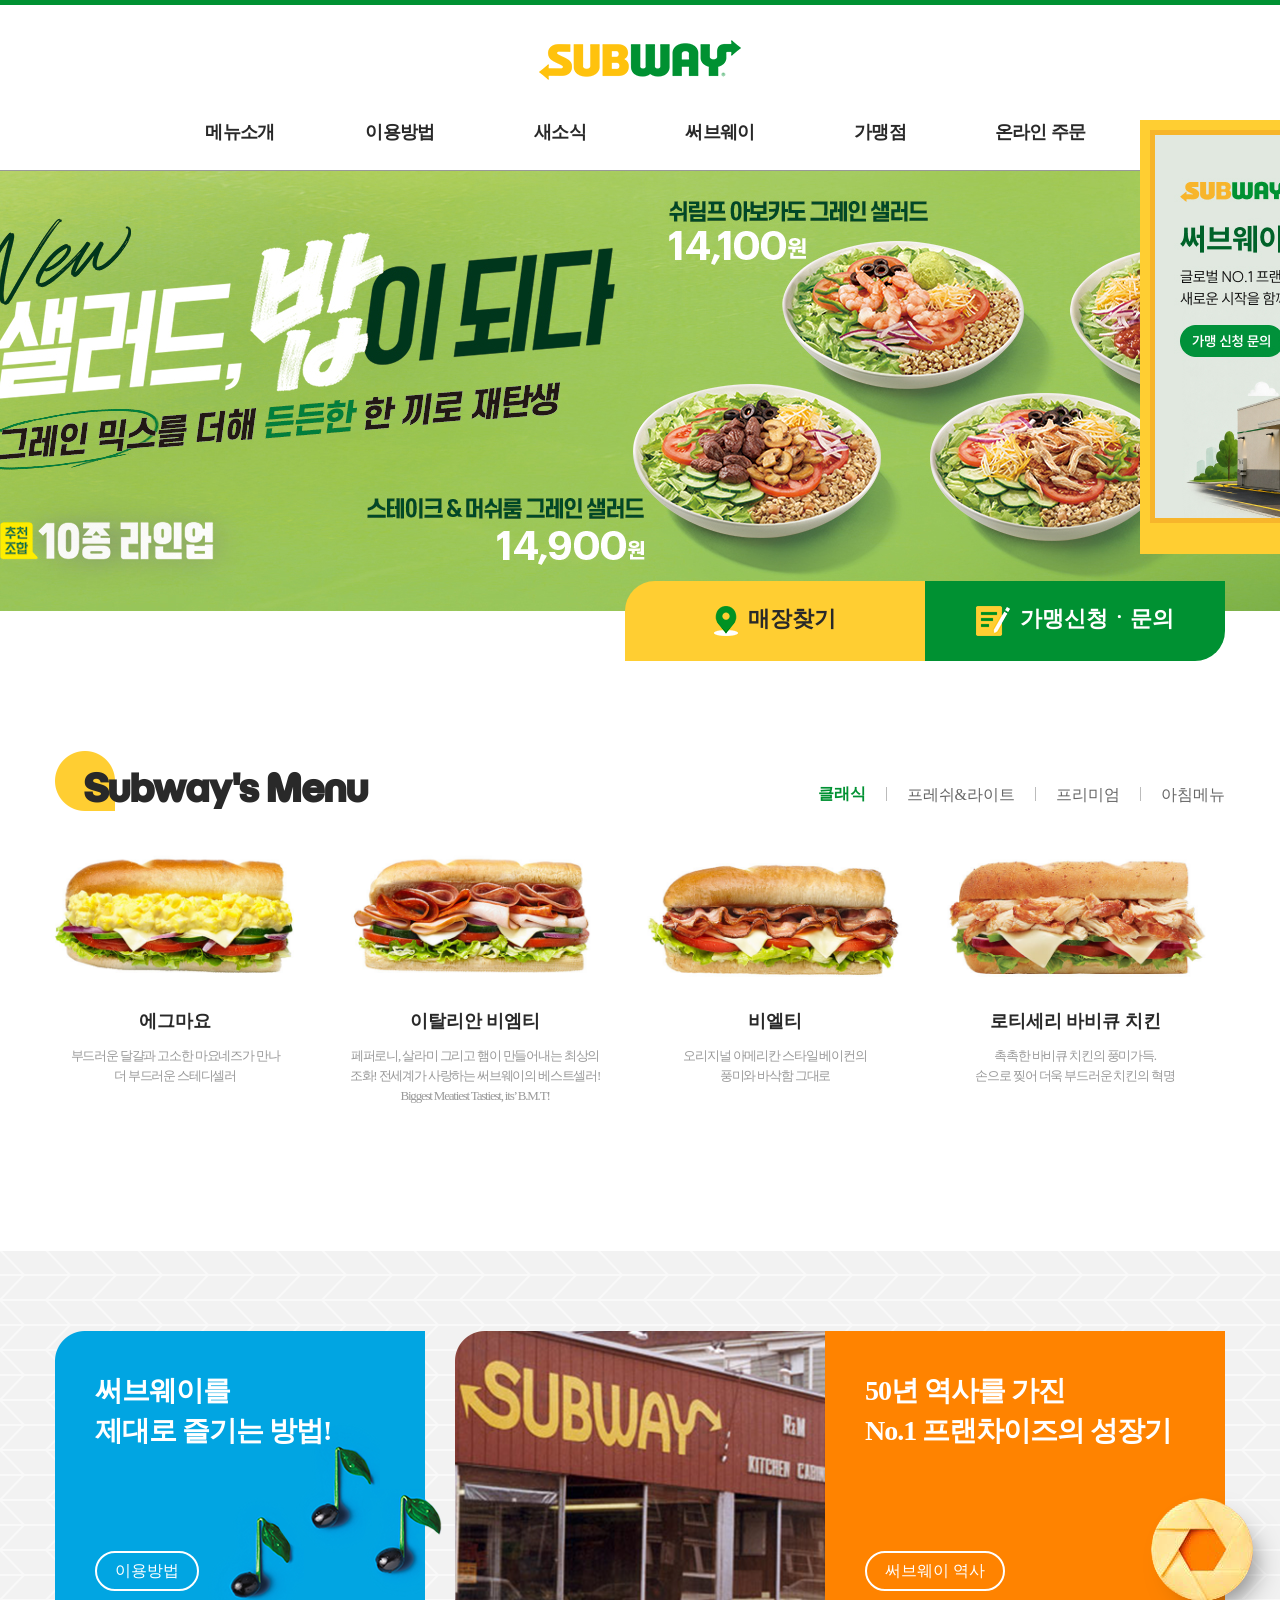
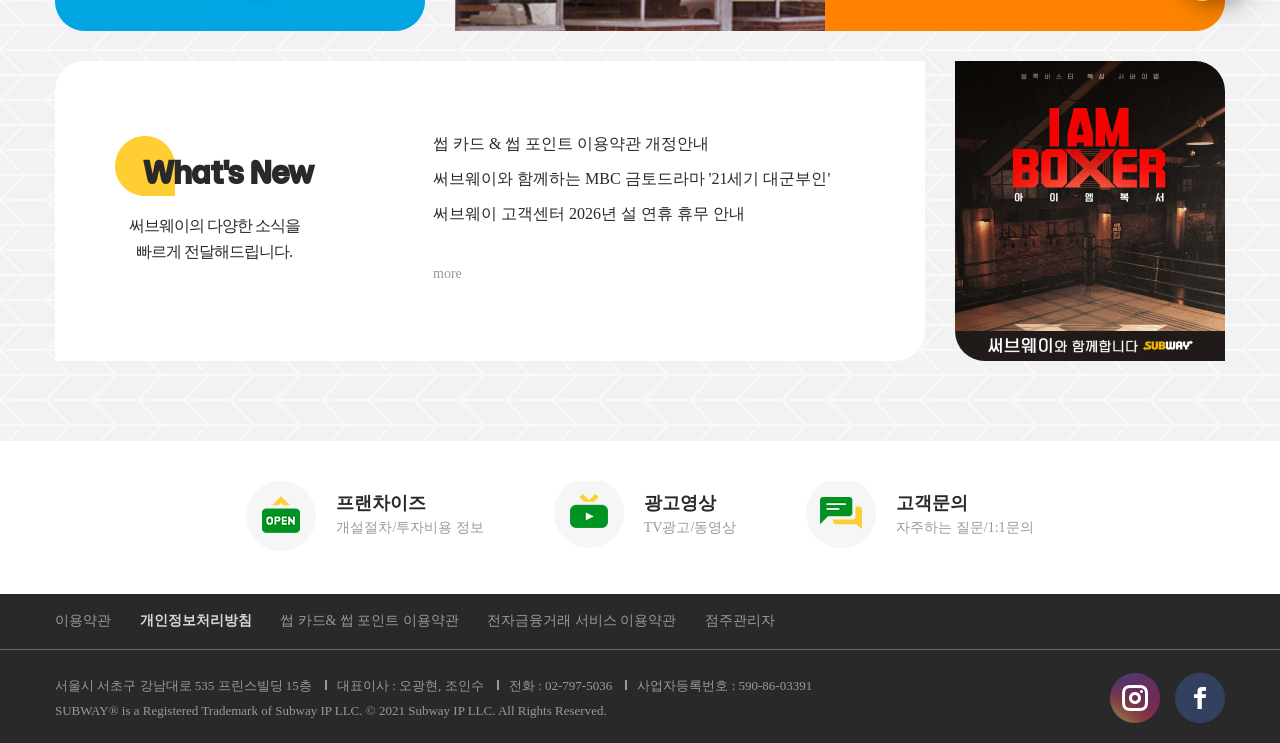
<file: index.html>
<!DOCTYPE html>
<html lang="ko">
<head>
  <meta charset="UTF-8">
  <meta name="viewport" content="width=device-width, initial-scale=1.0">
  <title>서브웨이</title>
  <link rel="shortcut icon" href="img/favicon.png">
  <link rel="stylesheet" href="reset.css"> 
  <!-- reset css부터 연결-->
  <link rel="stylesheet" href="main.css">
</head>
<body>
  <div id="wrap">
    <!---------- header 시작 ----------->
    <header>
      <div class="header_in">
        <h1 class="logo">
          <a href="index.html">Subway</a>
        </h1>
        <nav id="gnb">
          <ul>
            <li><a href="#">메뉴소개</a></li>
            <li><a href="#">이용방법</a></li>
            <li><a href="#">새소식</a></li>
            <li><a href="#">써브웨이</a></li>
            <li><a href="#">가맹점</a></li>
            <li><a href="#">온라인 주문</a></li>
          </ul>
        </nav>
      </div>
      <div class="sub_menu">
        <div class="sub_in">
          <ul>
            <li>
              <ul class="depth2">
                <li><a href="sub.html">샌드위치</a></li>
                <li><a href="sub.html">그레인 샐러드</a></li>
                <li><a href="sub.html">샐러드</a></li>
                <li><a href="sub.html">랩ㆍ기타</a></li>
                <li><a href="sub.html">아침메뉴</a></li>
                <li><a href="sub.html">스마일 썹</a></li> 
                <li><a href="sub.html">단체메뉴</a></li> 
              </ul>
            </li>
          </ul>
          <ul>
            <li>
              <ul class="depth2">
                <li><a href="#">써브웨이 이용방법</a></li>
                <li><a href="#">단체메뉴 이용방법</a></li>
                <li><a href="#">신선한 재료 소개</a></li>
                <li><a href="#">써브웨이 멤버십</a></li>
              </ul>
            </li>
          </ul>
          <ul>
            <li>
              <ul class="depth2">
                <li><a href="#">이벤트ㆍ프로모션</a></li>
                <li><a href="#">뉴스ㆍ공지사항</a></li>
                <li><a href="#">광고영상</a></li>
              </ul>
            </li>
          </ul>
          <ul>
            <li>
              <ul class="depth2">
                <li><a href="#">써브웨이 역사</a></li>
                <li><a href="#">써브웨이 약속</a></li>
                <li><a href="#">매장찾기</a></li>
              </ul>
            </li>
          </ul>
          <ul>
            <li>
              <ul class="depth2">
                <li><a href="#">써브웨이 프랜차이즈</a></li>
                <li><a href="#">가맹관련FAQ</a></li>
                <li><a href="#">가맹신청ㆍ문의</a></li>
              </ul>
            </li>
          </ul>
          <ul>
            <li>
              <ul class="depth2">
                <li><a href="#">APP 주문</a></li>
                <li><a href="#">단체주문</a></li>
              </ul>
            </li>
          </ul>
        </div>
      </div>
    </header>
    <!---------- header 끝 ---------->

    <!--------- #container 시작 ---------->
    <div id="container">
      <section class="main_visual">
        <div class="main_visual_inner">
          <div class="main_visual_imgs">
            <img src="img/main01.jpg" alt="메인이미지">
          </div>
        </div>   <!---------- #main_visual_inner 끝 ---------->
        <div class="quick_link">
          <div class="quick_link_wrap">
            <div class="store">
              <a href="#"><span>매장찾기</span></a>
            </div>
            <div class="fran">
              <a href="#"><span>가맹신청ㆍ문의</span></a>
            </div>
          </div>
        </div>
      </section>

    <section class="menu">
      <div class="hd">
        <h2>Subway's Menu</h2>
        <div class="tab">
          <ul>
            <li class="active"><a href="#">클래식</a></li>
            <li><a href="#">프레쉬&라이트</a></li>
            <li><a href="#">프리미엄</a></li>
            <li><a href="#">아침메뉴</a></li>
          </ul>
        </div>
      </div>
      <div class="menuWrap">
        <div class="classic">
          <ul>
            <li>
              <a href="#">
                <div>
                  <figure><img src="img/sandwich1_01.jpg" alt="샌드위치1"></figure>
                  <strong>에그마요</strong>
                  <p>부드러운 달걀과 고소한 마요네즈가 만나<br>
                      더 부드러운 스테디셀러</p>
                </div>
              </a>
            </li>
            <li>
              <a href="#">
                <div>
                  <figure><img src="img/sandwich1_02.jpg" alt="샌드위치1"></figure>
                  <strong>이탈리안 비엠티</strong>
                  <p>페퍼로니, 살라미 그리고 햄이 만들어내는 최상의<br> 조화! 전세계가 사랑하는 써브웨이의 베스트셀러!<br> Biggest Meatiest Tastiest, its’ B.M.T!</p>
                </div>
              </a>
            </li>
            <li>
              <a href="#">
                <div>
                  <figure><img src="img/sandwich1_03.jpg" alt="샌드위치1"></figure>
                  <strong>비엘티</strong>
                  <p>오리지널 아메리칸 스타일 베이컨의<br>
                      풍미와 바삭함 그대로</p>
                </div>
              </a>
            </li>
            <li>
              <a href="#">
                <div>
                  <figure><img src="img/sandwich1_04.jpg" alt="샌드위치1"></figure>
                  <strong>로티세리 바비큐 치킨</strong>
                  <p>촉촉한 바비큐 치킨의 풍미가득.<br>
                      손으로 찢어 더욱 부드러운 치킨의 혁명</p>
                </div>
              </a>
            </li>
          </ul>
        </div>
      </div>
    </section>

    <section class="subway">
      <div class="subway_inner">
        <div class="util">
          <p>써브웨이를 <br>제대로 즐기는 방법!</p>
          <a href="#" class="btn">이용방법</a>
        </div>
        <div class="history">
          <p>50년 역사를 가진 <br>No.1 프랜차이즈의 성장기</p>
          <a href="#" class="btn">써브웨이 역사</a>
        </div>
        <div class="whats_new">
          <div class="whats_new_in">
            <div>
              <h2>What's New</h2>
              <p>써브웨이의 다양한 소식을 <br>빠르게 전달해드립니다.</p>
            </div>
            <div>
              <ul>
                <li><a href="#">썹 카드 & 썹 포인트 이용약관 개정안내</a></li>
                <li><a href="#">써브웨이와 함께하는 MBC 금토드라마 '21세기 대군부인'</a></li>
                <li><a href="#">써브웨이 고객센터 2026년 설 연휴 휴무 안내</a></li>
              </ul>
              <a href="#" class="more">more</a>
            </div>
          </div>
        </div>
        <div class="banner">
          <figure><img src="img/banner.png" alt="배너"></figure>
        </div>
      </div>
    </section>

    <section class="quick_menu">
      <ul>
        <li>
          <a href="#">
            <div class="icon"></div>
            <strong>프랜차이즈</strong>
            <span>개설절차/투자비용 정보</span>
          </a>
        </li>
        <li>
          <a href="#">
            <div class="icon"></div>
            <strong>광고영상</strong>
            <span>TV광고/동영상</span>
          </a>
        </li>
        <li>
          <a href="#">
            <div class="icon"></div>
            <strong>고객문의</strong>
            <span>자주하는 질문/1:1문의</span>
          </a>
        </li>
      </ul>
    </section>

    </div>
    <!---------- #container 끝 ---------->

    <!--------- #footer 시작 ---------->
    <footer>
      <div class="footer_in">
        <div class="footer_menu">
          <a href="#">이용약관</a>
          <a href="#"><strong>개인정보처리방침</strong></a>
          <a href="#">썹 카드& 썹 포인트 이용약관</a>
          <a href="#">전자금융거래 서비스 이용약관</a>
          <a href="#">점주관리자</a>
        </div> 

      <address>
        <span>서울시 서초구 강남대로 535 프린스빌딩 15층</span>
        <span>대표이사 : 오광현, 조인수</span>
        <span>전화 : 02-797-5036</span>
        <span>사업자등록번호 : 590-86-03391</span><br>
        <p>SUBWAY® is a Registered Trademark of Subway IP LLC. © 2021 Subway IP LLC. All Rights Reserved.</p>
      </address>

        <div class="sns">
          <a href="#" class="insta"></a>
          <a href="#" class="fb"></a>
        </div>
      </div>
    </footer>
  </div>
    <!--------- #footer 끝 ---------->

<!------------- popup 시작 --------------->
  <!-- 자바스크립트 전 임시. 실제론 안쓰는 방법 -->
  <input type="checkbox" id="popInput">
  <div id="popup">
    <div class="popup_in">
      <img src="img/popup.jpg" alt="">
      <p><label for="popInput">닫기</label></p>
    </div>
  </div>
</body>
</html>
</file>
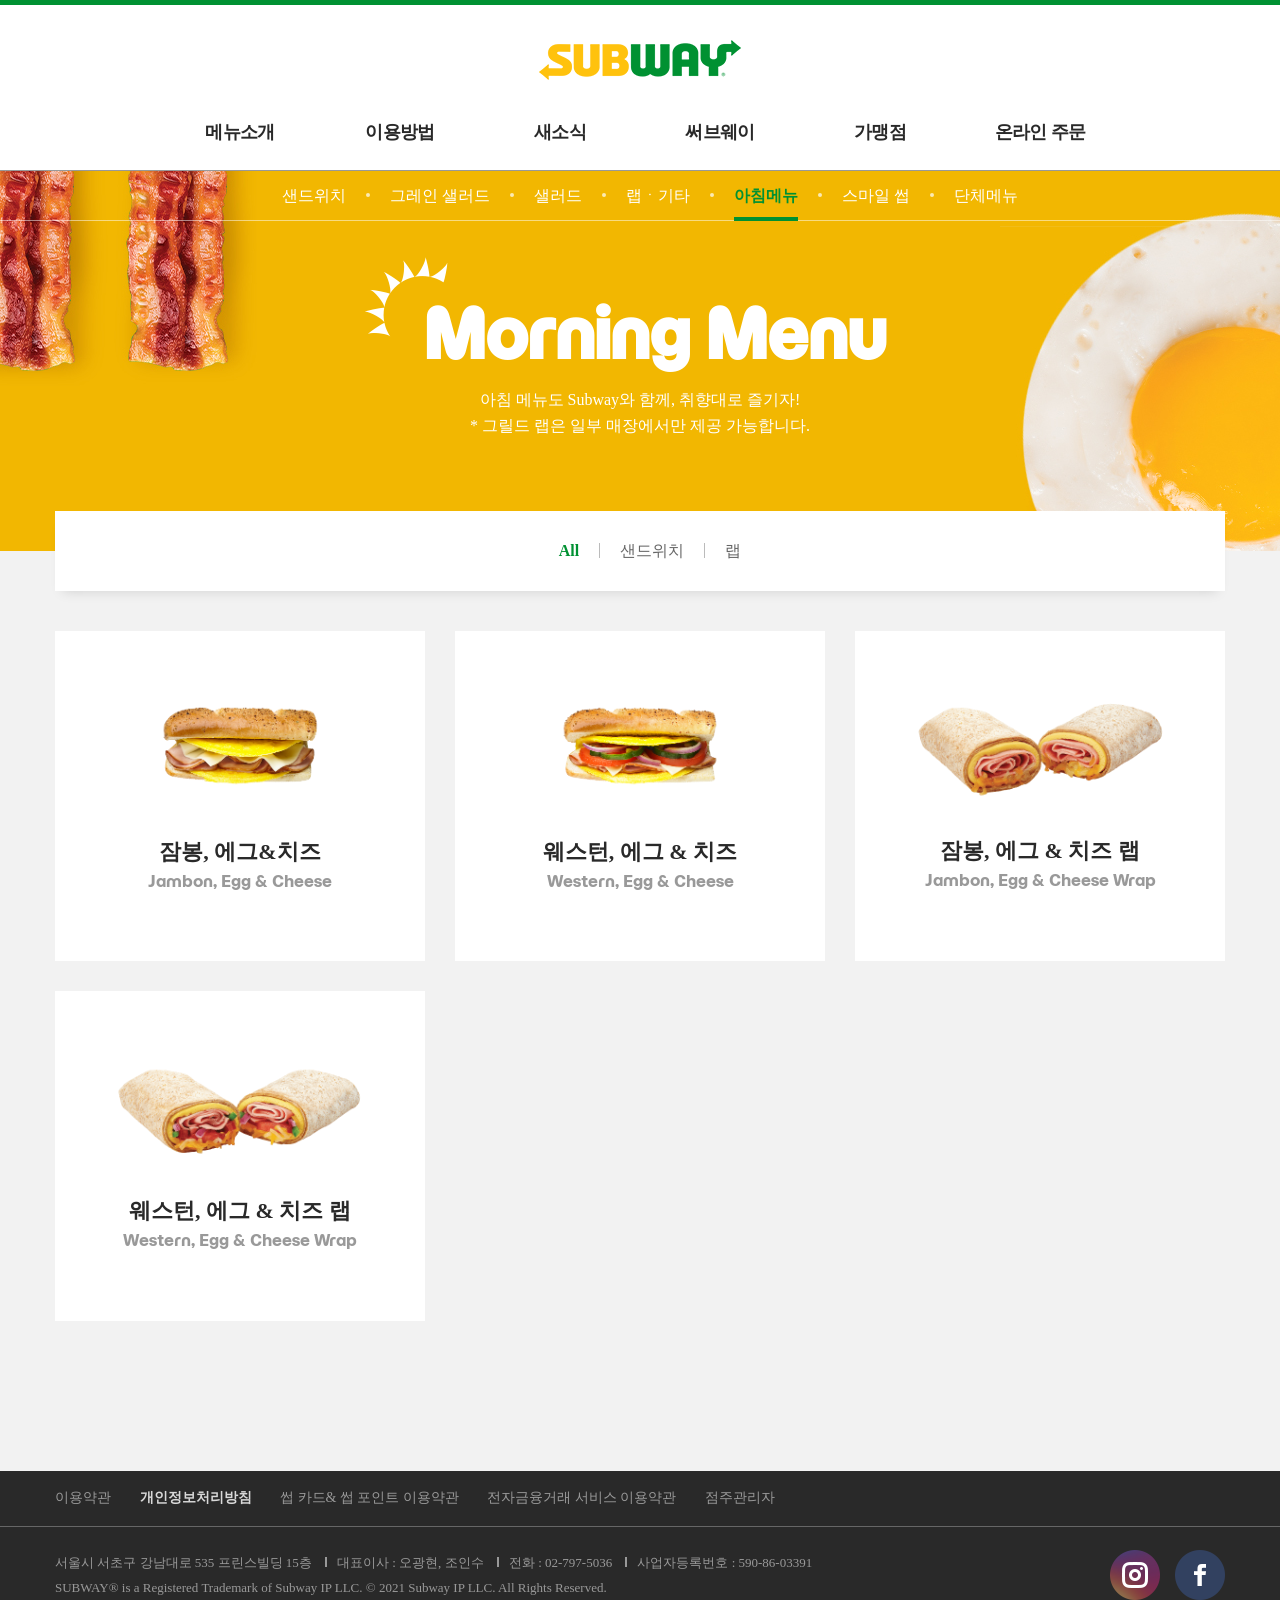
<file: sub.html>
<!DOCTYPE html>
<html lang="ko">
<head>
  <meta charset="UTF-8">
  <meta name="viewport" content="width=device-width, initial-scale=1.0">
  <title>서브웨이_아침메뉴</title>
  <link rel="shortcut icon" href="img/favicon.png">
  <link rel="stylesheet" href="reset.css"> 
  <link rel="stylesheet" href="main.css">
  <link rel="stylesheet" href="sub.css">
</head>
<body>
  <div id="wrap">
    <!---------- header 시작 ----------->
    <header>
      <div class="header_in">
        <h1 class="logo">
          <a href="index.html">Subway</a>
        </h1>
        <nav id="gnb">
          <ul>
            <li><a href="#">메뉴소개</a></li>
            <li><a href="#">이용방법</a></li>
            <li><a href="#">새소식</a></li>
            <li><a href="#">써브웨이</a></li>
            <li><a href="#">가맹점</a></li>
            <li><a href="#">온라인 주문</a></li>
          </ul>
        </nav>
      </div>
      <div class="sub_menu">
        <div class="sub_in">
          <ul>
            <li>
              <ul class="depth2">
                <li><a href="sub.html">샌드위치</a></li>
                <li><a href="sub.html">그레인 샐러드</a></li>
                <li><a href="sub.html">샐러드</a></li>
                <li><a href="sub.html">랩ㆍ기타</a></li>
                <li><a href="sub.html">아침메뉴</a></li>
                <li><a href="sub.html">스마일 썹</a></li> 
                <li><a href="sub.html">단체메뉴</a></li> 
              </ul>
            </li>
          </ul>
          <ul>
            <li>
              <ul class="depth2">
                <li><a href="#">써브웨이 이용방법</a></li>
                <li><a href="#">단체메뉴 이용방법</a></li>
                <li><a href="#">신선한 재료 소개</a></li>
                <li><a href="#">써브웨이 멤버십</a></li>
              </ul>
            </li>
          </ul>
          <ul>
            <li>
              <ul class="depth2">
                <li><a href="#">이벤트ㆍ프로모션</a></li>
                <li><a href="#">뉴스ㆍ공지사항</a></li>
                <li><a href="#">광고영상</a></li>
              </ul>
            </li>
          </ul>
          <ul>
            <li>
              <ul class="depth2">
                <li><a href="#">써브웨이 역사</a></li>
                <li><a href="#">써브웨이 약속</a></li>
                <li><a href="#">매장찾기</a></li>
              </ul>
            </li>
          </ul>
          <ul>
            <li>
              <ul class="depth2">
                <li><a href="#">써브웨이 프랜차이즈</a></li>
                <li><a href="#">가맹관련FAQ</a></li>
                <li><a href="#">가맹신청ㆍ문의</a></li>
              </ul>
            </li>
          </ul>
          <ul>
            <li>
              <ul class="depth2">
                <li><a href="#">APP 주문</a></li>
                <li><a href="#">단체주문</a></li>
              </ul>
            </li>
          </ul>
        </div>
      </div>
    </header>
    <!---------- header 끝 ---------->

    <!--------- #container 시작 ---------->
    <div id="container">
      <section class="sub_header">
        <div class="sub_header_in">
          <ul>
            <li><a href="#">샌드위치</a></li>
            <li><a href="#">그레인 샐러드</a></li>
            <li><a href="#">샐러드</a></li>
            <li><a href="#">랩ㆍ기타</a></li>
            <li class="active"><a href="#">아침메뉴</a></li>
            <li><a href="#">스마일 썹</a></li>
            <li><a href="#">단체메뉴</a></li>
          </ul>
        </div>
      </section>

      <section class="sub_visual morning">
        <h2>Morning Menu</h2>
        <p>아침 메뉴도 Subway와 함께, 취향대로 즐기자!<br>
           * 그릴드 랩은 일부 매장에서만 제공 가능합니다.</p>
          <div class="img1"></div>
          <div class="img2"></div>
      </section>

      <section class="product">
        <div class="pd_tab">
          <ul>
            <li class="active"><a href="#">All</a></li>
            <li><a href="#">샌드위치</a></li>
            <li><a href="#">랩</a></li>
          </ul>
        </div>

        <div class="pd_list">
          <ul>
            <li>
              <figure><img src="img/sub1.png" alt=""></figure>
              <strong class="tit">잠봉, 에그&치즈</strong>
              <span class="eng">Jambon, Egg & Cheese</span>
              <p class="summary">
                푹신한 오믈렛과 잠봉의 가장 클래식한 조화<br>
                ※ 아침메뉴 제공시간 : 오전 11시까지<br>
                ※ 본 메뉴에는 야채가 포함되지 않습니다.
              </p>
              <a href="#" class="viewBtn"></a>
            </li>

            <li>
              <figure><img src="img/sub2.png" alt=""></figure>
              <strong class="tit">웨스턴, 에그 & 치즈</strong>
              <span class="eng">Western, Egg & Cheese</span>
              <p class="summary">
                토마토, 피망, 양파 세가지 야채가 더해져 더욱 신선한<br> 하루 시작<br>
                ※ 아침메뉴 제공시간 : 오전 11시까지<br>
                ※ 본 메뉴에는 토마토, 피망, 양파 이외의 야채가<br> 포함되지 않습니다.
              </p>
              <a href="#" class="viewBtn"></a>
            </li>

            <li>
              <figure><img src="img/sub3.png" alt=""></figure>
              <strong class="tit">잠봉, 에그 & 치즈 랩</strong>
              <span class="eng">Jambon, Egg & Cheese Wrap</span>
              <p class="summary">
                이제 랩으로 즐기세요!<br>
                푹신한 오믈렛과 잠봉의 가장 클래식한 조화<br>
                ※아침메뉴 제공시간 : 오전 11시까지
              </p>
              <a href="#" class="viewBtn"></a>
            </li>

            <li>
              <figure><img src="img/sub4.png" alt=""></figure>
              <strong class="tit">웨스턴, 에그 & 치즈 랩</strong>
              <span class="eng">Western, Egg & Cheese Wrap</span>
              <p class="summary">
                이제 랩으로 즐기세요!<br>
                토마토, 피망, 양파 세가지 야채가 더해져 더욱 신선한<br> 하루 시작<br>
                ※아침메뉴 제공시간 : 오전 11시까지
              </p>
              <a href="#" class="viewBtn"></a>
            </li>
          </ul>
        </div>
      </section>
    </div>
    <!---------- #container 끝 ---------->

    <!--------- #footer 시작 ---------->
    <footer>
      <div class="footer_in">
        <div class="footer_menu">
          <a href="#">이용약관</a>
          <a href="#"><strong>개인정보처리방침</strong></a>
          <a href="#">썹 카드& 썹 포인트 이용약관</a>
          <a href="#">전자금융거래 서비스 이용약관</a>
          <a href="#">점주관리자</a>
        </div> 

      <address>
        <span>서울시 서초구 강남대로 535 프린스빌딩 15층</span>
        <span>대표이사 : 오광현, 조인수</span>
        <span>전화 : 02-797-5036</span>
        <span>사업자등록번호 : 590-86-03391</span><br>
        <p>SUBWAY® is a Registered Trademark of Subway IP LLC. © 2021 Subway IP LLC. All Rights Reserved.</p>
      </address>

        <div class="sns">
          <a href="#" class="insta"></a>
          <a href="#" class="fb"></a>
        </div>
      </div>
    </footer>
  </div>
    <!--------- #footer 끝 ---------->
</body>
</html>
</file>
<file: main.css>
@charset "UTF-8";
@import url('https://fonts.googleapis.com/css2?family=Noto+Sans+KR:wght@100..900&display=swap');
@import url('https://fonts.googleapis.com/css2?family=Momo+Trust+Display&family=Paytone+One&display=swap');

:root {
  --green :#009132; 
  --yellow :#FFCE32;
  --gray1 : #999999;
  --gray2 : #666666;
  --gray3 : #292929;
}

body {font-family:  "Noto Sans KR", "맑은 고딕" sans-serif; color: var(--gray3);}
ul::after {display: block; content: ''; clear: both;}
h2 {
  font-family: 'Momo Trust Display',serif; 
  font-weight: 700;
  background: url(img/bul_tit.png) no-repeat;
  line-height: 60px;  /* 이미지 안 잘리게 다 들어오라고 세로길이 넓혀줌 */
  padding: 7px 0 0 28px;
  letter-spacing: -1px;
}

#wrap {min-width: 1280px;}  /* 1280px보다 작아지지 않음 */

/************* header **************/
header {
  border-top: 5px solid var(--green);
  border-bottom: 1px solid var(--gray1);
}
.header_in {
  position: relative; 
  height: 165px; 
  width: 1170px; 
  margin: auto;
}
  .logo {position: absolute; left: calc(50% - 101px); top: 35px;} /* 나 자신이 202니까 절반인 101뺌 = 한가운데 옴 */
  .logo a {
    display: block;
    width: 202px;
    height: 40px;
    background: url(img/logo_w.png) no-repeat;
    text-indent: -9999px;
  }  

  #gnb {
    position: absolute; 
    left: 0;
    bottom: 0; 
    width: 100%; 
    text-align: center; 
  }
    #gnb > ul {display: inline-block;}
    #gnb > ul > li {float: left; width: 160px;} /* 플로트 쓰려면, 바로 위 선택자를 인라인블럭, 제일 부모는 Width를 꼭 지정. */
    #gnb > ul > li > a {
      display: block; 
      font-size: 18px; 
      font-weight: 700; 
      letter-spacing: -0.7px;  /* 레터스페이싱: px 붙여야 적용 */
      line-height: 70px;
    }
    #gnb > ul > li > a:hover {color: var(--green);} /* 많이 쓰는 색은 변수(var) 지정해두면 쓰기 편함. */


/********* container *********/
.container {}
.main_visual {}
  .main_visual_inner {
    position: relative;
    width: 100%;
    height: 440px;
    background: #A0C75C;
    overflow: hidden;
  }
  .main_visual_imgs {
    position: absolute; 
    left: 50%;
    margin-left: -960px; /*한가운데 오게 하기. 오래된 방법이지만, 이미지 수치가 확실히 정해져있을땐 깔끔함. 트랜스폼 해도 됨. */
  }
  .main_visual_imgs img {}
  /* 메인비쥬얼 안에 있는 선택자는 이런식으로 들여쓰기 해서 구분해도 됨 */


  /********* quick_link *********/
.quick_link {
  position: relative;
  top: -30px; /* 단순히 위치 이동 top쓰려고 위에 포지션 릴레이티브 줌. */
  width: 1170px; 
  margin: auto; 
  height: 80px; 
}
.quick_link_wrap {
  display: table;
  float: right;
  height: 80px;
  width: 600px;
}
.quick_link_wrap > div {
  text-align: center;
  display: table-cell;
  width: 50%;
  vertical-align: middle; /* 테이블은 vertical-align이 먹힌다 */
}
  .store {background: var(--yellow); border-radius: 30px 0 0;}
  .fran {background: var(--green); border-radius: 0 0 30px 0;}

  .quick_link_wrap > div > a {
  font-size: 22px;
  font-weight: 700;
}
  .fran a {color: white;}
  .store span {}
  .fran span {}

  .store span::before, .fran span::before {
    display: inline-block; 
    content: '';
    width: 34px;
    height: 30px;
    vertical-align: middle; /* 아이콘과 글씨 위치 맞춰주기 */
  }

  .store span::before {background: url(img/icon_map.png) no-repeat;}
  .fran span::before {background: url(img/icon_franchise.png) no-repeat; padding-right: 10px;}


/********* sub *********/
  .sub_menu {
    text-align: center; 
    position: absolute;
    z-index: 200;
    padding: 25px 0;
    margin-top: 1px;
    width: 100%;
    background: #fff;
  }
    .sub_in {}
    .sub_in > ul {display: inline-block; vertical-align:top;}
    .sub_in > ul > li {float: left; width: 160px;}

      .depth2 {}
      .depth2 li {}
      .depth2 li a {
        display: block; 
        color: var(--gray2); 
        padding: 8px 0;
        font-size: 15px;
      }
      .depth2 li a:hover {
        color: var(--green);
        text-decoration: underline;
      }


      /* 자바스크립트 적용전 임시 css로 흉내만 냄 */
      .sub_menu {visibility: hidden; opacity: 0; transition: .5s;}
      .header_in:hover + .sub_menu,
      .sub_menu:hover {visibility: visible; opacity: 1;}


      .menuWrap {width: 1200px; margin: auto;}
      .menuWrap ul {display: flex; gap: 30px;}
      .menuWrap li {position: relative; flex: 1; text-align: center;}
      .menuWrap li img {width: 100%;}
      .menuWrap li strong {display: block; margin: 5px 0 16px; font-size: 18px; }
      .menuWrap li p {
        font-size: 13px; 
        color: var(--gray1); 
        line-height: 20px; 
        letter-spacing: -1.2px;
      }

      .menuWrap li::after {
        position: absolute; 
        content: ''; 
        width: 98px; 
        height: 98px; 
        background: url('img/btn_more.png');
        top: 158px;
        left: 140px;
        display: none;
      }
      .menuWrap li:hover {flex: 1.5;}
      .menuWrap li:hover strong {font-size: 25px;}
      .menuWrap li:hover p {display: none;}
      .menuWrap li:hover::after {display: block; }


/* ---------- #container - menu ---------- */
.menu {padding-top: 60px; height: 560px;}  /* 반응형 아니라 그냥 높이도 고정. 안해도 되지만.. */
.menu .hd {
  position: relative; 
  width: 1170px; 
  margin: auto; 
}
.menu .hd h2 {font-size: 38px;}
.menu .hd .tab {
  position: absolute;
  right: 0;
  top: 35px;
}
.tab ul {overflow: hidden;}
.tab li {float: left; margin-left: 40px; font-weight: 500;}
.tab a {color: var(--gray2);}
.tab li::before {display: inline-block; content: ''; width: 1px; height: 14px; background: #bbb; transform: translate(-20px, 1px);}  /* 여기서 1px는 위에서 아래로 내린거 */
.tab li:first-child::before {display: none;} /* 맨 왼쪽 막대기 안보이게 없앰 */

li.active a {color: var(--green); font-weight: 700;}

/* ---------- #container - subway ---------- */
.subway {padding: 80px 0; background-image: url(img/bg_content.gif);}
.subway_inner {
  width: 1280px; 
  margin: auto;
  display: grid;
  row-gap: 30px; /* 위아래 갭 */
  grid-template-rows: 300px 300px;
  grid-template-columns: 400px auto 325px;
  padding: 0 0 0 55px;
}

.subway p {
  position: absolute;
  font-size: 28px; 
  font-weight: 600; 
  color: #fff; 
  line-height: 40px; 
  letter-spacing: -1px;
  top: 40px;
  }
.subway .btn {
  position: absolute;
  bottom: 40px;
  border: 2px solid #fff;
  color: #fff;
  font-weight: 500;
  padding: 10px 18px;
  border-radius: 999px;
} 

.util {
  position: relative;
  background: url(img/bg_utilization.png);
}
.util p {left: 40px;}
.util .btn {left: 40px;}

.history {
  position: relative;
  background: url(img/img_subway_history.png) no-repeat; 
  grid-column: 2 span;
}
.history p {left: 410px;}
.history .btn {left: 410px;}

.whats_new {
  grid-column: 2 span; 
  padding-right: 30px; 
  }
  .whats_new_in {
    display: flex;
    background: #fff; 
    border-radius: 30px 0 30px 0; 
    height: 300px;
    padding: 75px 0 0 60px;
  }
  .whats_new_in div { }
  .whats_new_in > div:last-child {margin-left: 120px;}
  
  .whats_new h2 {font-size: 30px;}
  .whats_new p {  
    position: static;
    font-size: 16px; 
    font-weight: 400; 
    color: var(--gray3); 
    line-height: 40px; 
    line-height: 26px;
    text-align: center;
    margin-top: 10px;
  }
  .whats_new li { height: 35px;}
  .whats_new li a {position: relative;}
  .whats_new li a::after {
    position: absolute; 
    content: ''; 
    width: 0; 
    height: 1px; 
    background: var(--green);
    bottom: 0px;
    left: 0;
    transition: .3s;
  }
  .whats_new li a:hover {color: var(--green);}
  .whats_new li a:hover::after {width: 100%;}

  .more {
    display: inline-block;   /* a태그는 꼭 인라인 블럭줘야 마진 먹혀 */
    margin-top: 26px; 
    font-size: 14px; 
    color: var(--gray1);
  } 

.banner {cursor: pointer;} 
.banner figure {display: inline-block; border-radius: 0 30px 0 30px; overflow: hidden;}
/* img에 직접 안주고 부모(banner figure)에게 보더 레디오스 준 이유: 나중에 슬라이더 넣을때 이미지에 직접 주면 이상해서. 오버플로우 히든까지 부모에 주려고 */

/* 인라인블럭으로 만들어야 피규어 크기가 이미지에 맞게 조정됨.
block      → 부모 너비만큼 늘어남
inline-block → 내용물(이미지) 크기만큼 줄어듦*/

.quick_menu {padding: 40px 0; text-align: center;}
.quick_menu ul {display: inline-block; overflow: hidden;}
.quick_menu li {float: left;}
.quick_menu li + li {margin-left: 70px;} /******* 헷갈림 주의: 1번째 빼고 2,3번째에만 마진 줌 */
.quick_menu a {
  position: relative; 
  display: block; 
  height: 70px; 
  padding-left: 90px;
  text-align: left;
}

.quick_menu li .icon {
  position: absolute; 
  left: 0; 
  width: 70px; 
  height: 70px; 
  background: url(img/icon_quickmenu.png);
}
.quick_menu li:nth-child(1) .icon {background-position: 0 0;}
.quick_menu li:nth-child(2) .icon {background-position: -140px 0;}
.quick_menu li:nth-child(3) .icon {background-position: -210px 0;}

.quick_menu strong {display: block; font-size: 18px; font-weight: 700; padding: 13px 0 7px;}
.quick_menu span {font-size: 14px; color: var(--gray1);}


/*************** footer ***************/
footer {
  position: relative;
  background: var(--gray3); 
  padding: 20px 0; 
  color: var(--gray1); 
  font-size: 14px;
}
.footer_in {width: 1170px; margin: auto;}
.footer_menu a {margin-right: 25px;}
.footer_menu strong {color: #d8d8d8;}
.footer_menu::after {
  position: absolute; 
  content: ''; 
  width: 100%; 
  height: 1px; 
  background: var(--gray2);
  top: 55px;
  left: 0;
}

address {
  margin: 45px 0 0;
  font-size: 13px;
  font-style: normal;
  line-height: 25px;
}

address span + span::before {
  content: "";
  display: inline-block;
  width: 2px;
  height: 10px;
  background: var(--gray1);
  margin: 0 10px;
}
.sns {float: right; margin-top: -50px;}
.sns a {
  width: 50px;
  height: 50px;
  display: inline-block;
  text-indent: -9999px;   /* ?? */
  background-repeat: no-repeat;
  margin-left: 12px;
}

.insta {
  background: url(img/icon_sns_instar.png);
  background-position: 0 0;
}

.fb {
  background: url(img/icon_sns_facebook.png);
  background-position: 0 0;
}

.sns a:hover {background-position: -50px 0;}

/************* popup *************/
#popup {
  position: fixed;
  top: 120px;
  left: 50%;
  transform: translateX(500px);
  z-index: 999;
  cursor: pointer;
}
.popup_in {
  padding: 10px;
  background: var(--yellow);
}
#popup p {
  text-align: right;
  padding: 5px 5px 0 0;
}

#popInput:checked + #popup {display: none;}

#popInput {display: none;}
</file>
<file: sub.css>
@charset "UTF-8";
#container {background: #f2f2f2;}     

.sub_header {
  position: absolute; 
  z-index: 20;
  width: 100%;
  height: 50px;
  border-bottom: 1px solid rgba(255, 255, 255, .5);
}
.sub_header_in {width: 1170px; margin: auto; text-align: center;}
.sub_header ul {display: inline-block;}
.sub_header li {float: left; margin-left: 20px;}
.sub_header a {display: inline-block; line-height: 50px; color: #fff;}

.sub_header li + li::before {
  display: inline-block; 
  content: ''; 
  width: 4px; 
  height: 4px; 
  background: rgba(255, 255, 255, .7); 
  border-radius: 50%; 
  margin-right: 20px;
  position: relative;
  top: -4px;
}

/************ sub_visual **************/
.sub_visual {
    position: relative;
    width: 100%;
    height: 380px;
    overflow: hidden;
    text-align: center;
    color: #fff;
}
.sub_visual h2 {
  background: none; 
  font-size: 66px; 
  padding-top: 130px;
  line-height: 1;
  opacity: 0; 
  animation: toUp .6s ease-out forwards;
}
.sub_visual p {
  padding-top: 20px; 
  line-height: 26px;
  opacity: 0;
  animation: toUp .8s ease-out forwards;

}

.morning {
  background: #F2B701 url(img/bg_visual_morning.png) 50%;} 
  /* 여기서 50%은 화면 줄여도 백그라운드 이미지가 항상 한가운데 있게 */
.morning .img1 {
  position: absolute;
  left: 50%;
  top: 0;
  margin-left: 360px;
  width: 508px; 
  height: 549px; 
  background: url(img/img_visual_morning01.jpg);
  animation: toDown 1s ease-out;
}
.morning .img2 {
  position: absolute;
  left: 50%;
  top:0;
  margin-left: -710px;
  width: 327px; 
  height: 215px; 
  background: url(img/img_visual_morning02.jpg);
  animation: toLeft .5s ease-out;
}

@keyframes toUp {
  0% {transform: translateY(200px); opacity: 0;}
  100% {transform: translateY(0); opacity: 1;}
}

@keyframes toDown {
  0% {transform: translateY(-500px); opacity: 0;}
  100% {transform: translateY(0); opacity: 1;}
}

@keyframes toLeft {
  0% {transform: translateX(100px); opacity: 0;}
  100% {transform: translateX(0); opacity: 1;}
}

.sub_header li.active a::after {
  display: block; 
  content: ''; 
  width: 100%; 
  height: 4px; 
  background: var(--green);
  position: relative;
  bottom: 4px;
}


/***************** sub_header *****************/
.product {width: 1170px; margin: auto; padding-bottom: 150px;}
.pd_tab {position: relative; top: -40px; height: 80px; background: #fff; text-align: center; box-shadow: 0 8px 12px -8px rgba(0,0,0,0.15);}  
/*위로 올리려면 top:-40px. 헤이트 반 만큼 마이너스*/

.pd_tab ul {display: inline-block;}
.pd_tab li {float: left; margin-left: 20px;}
.pd_tab a {display: inline-block; line-height: 80px; font-weight: 500; color: var(--gray2);}

.pd_tab li + li::before {display: inline-block; content: ''; width: 1px; height: 15px; background: #bbb; margin-right: 20px; position: relative; top: 2px;}
/* 첫번째거 뺀 나머지 li에 적용한다는 뜻. 바로 뒤의 li들? 막대기 맨 앞에는 적용 안하기 위해.*/

.pd_list {}
.pd_list ul {margin: -30px 0 0 -30px;}
.pd_list li {
  position: relative;
  background: #ffffff; 
  float: left;
  width: 370px;
  height: 330px;
  margin: 30px 0 0 30px;
  text-align: center;
  cursor: pointer;
}

.pd_list figure {width: 270px; margin: 20px auto 0;}
.pd_list figure img {width: 100%;}

.pd_list .tit {
  position: relative;
  display: block; 
  font-size: 22px; 
  font-weight: 700; 
  margin-bottom: 10px;
  z-index: 5;
  top: 0;
}
.pd_list .eng {
  position: relative;
  font-family: 'Momo Trust Display', sans-serif; 
  color: var(--gray1);
  z-index: 5;
  top: 0;
}
.pd_list .summary {
  position: absolute;
  font-size: 15px;
  top: 200px;
  z-index: 5;
  width: 370px;
  line-height: 1.4;
  opacity: 0;
}

.pd_list .viewBtn {
  position: absolute; 
  content: ''; 
  width: 100%; 
  height: 100%; 
  top: 0; 
  left: 0;
  z-index: 5;
  background: url(img/btn_more.png) no-repeat 145px bottom;
  transform: scale(0);
  opacity: 0;
} 


/* 마우스를 올려놨을 때 */
.pd_list li:hover::after {
  position: absolute; 
  top: 0;
  left: 0;
  content: ''; 
  width: 100%; 
  height: 100%;
  background: var(--green);
}

.pd_list li:hover .tit {color: #fff; top: -150px; transition: .4s;}
.pd_list li:hover .eng {color: #fff; top: -143px; transition: .4s;}
.pd_list li:hover .summary {
  color: #C5E698; 
  top: 130px; 
  opacity: 1; 
  transition: .4s .2s;
}
.pd_list li:hover .viewBtn {
  transform: scale(1);
  transition: .4s .3s;
  opacity: 1;
}
</file>
